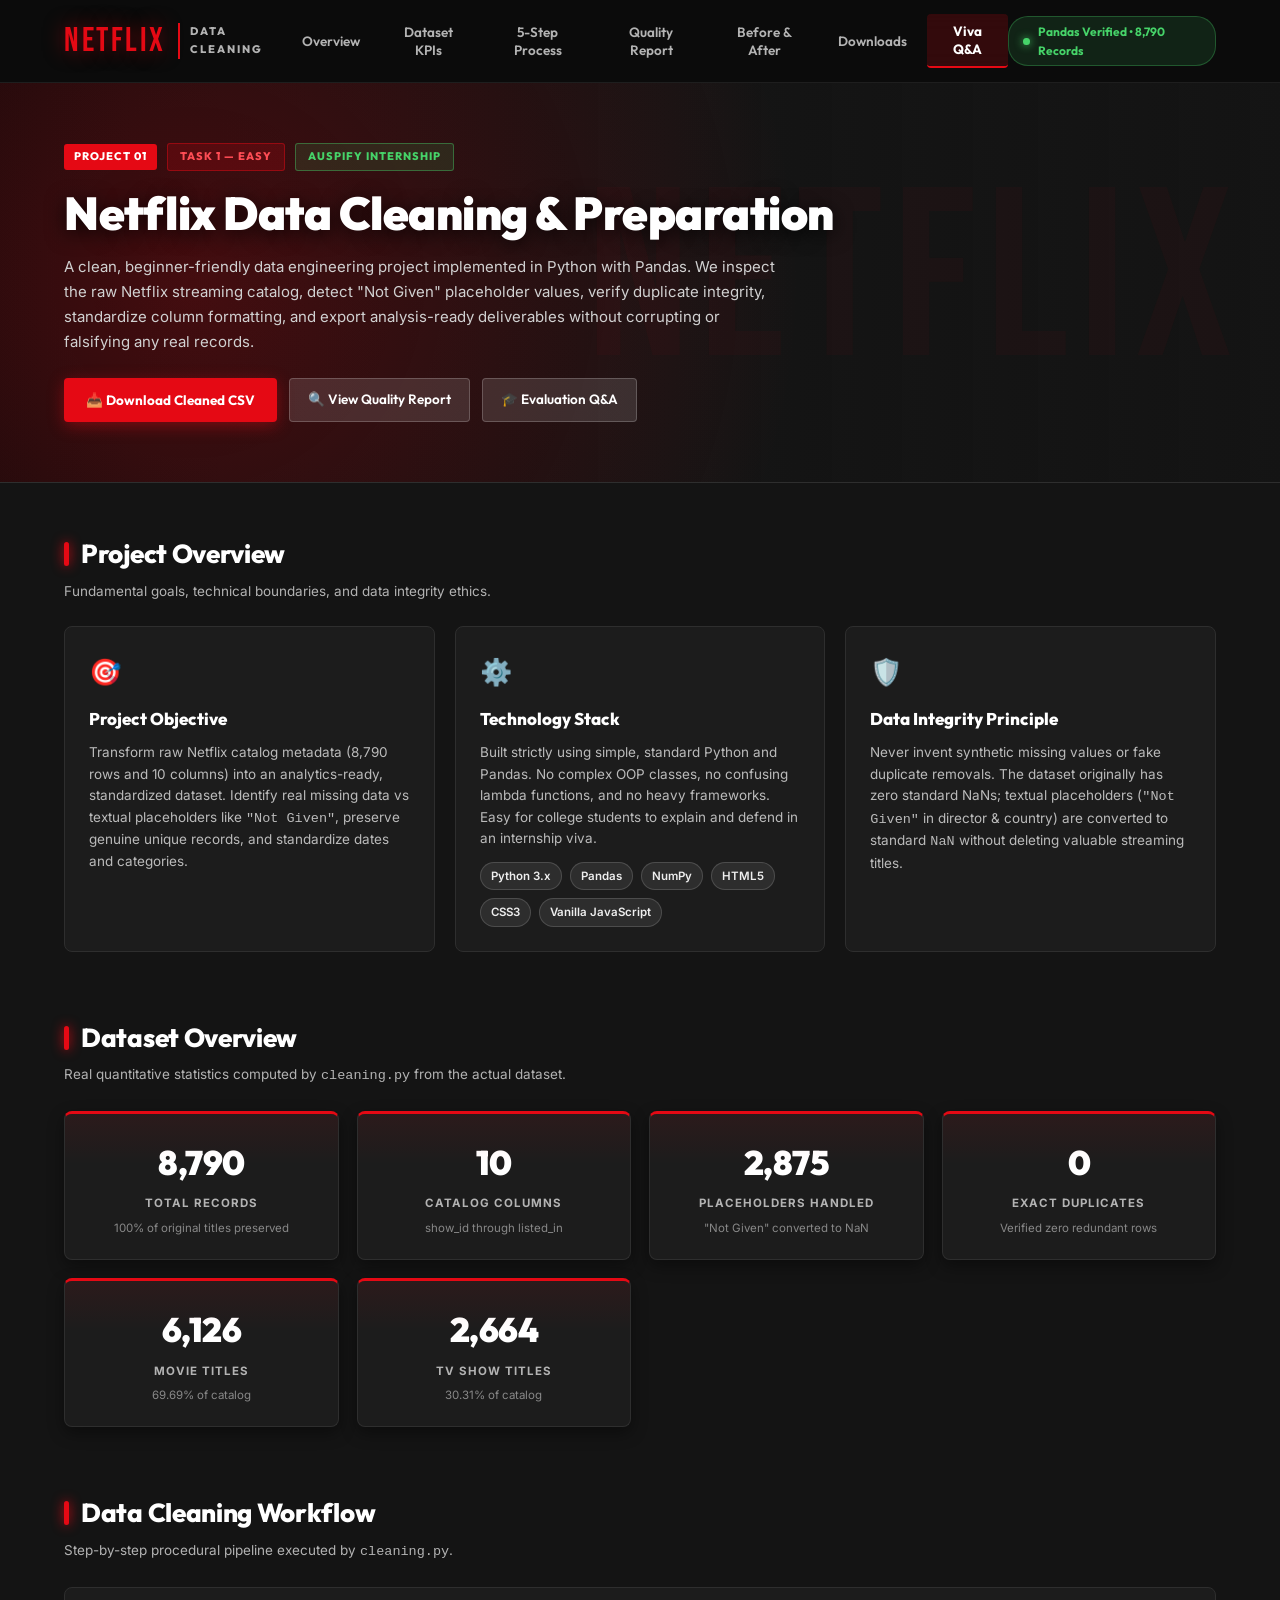
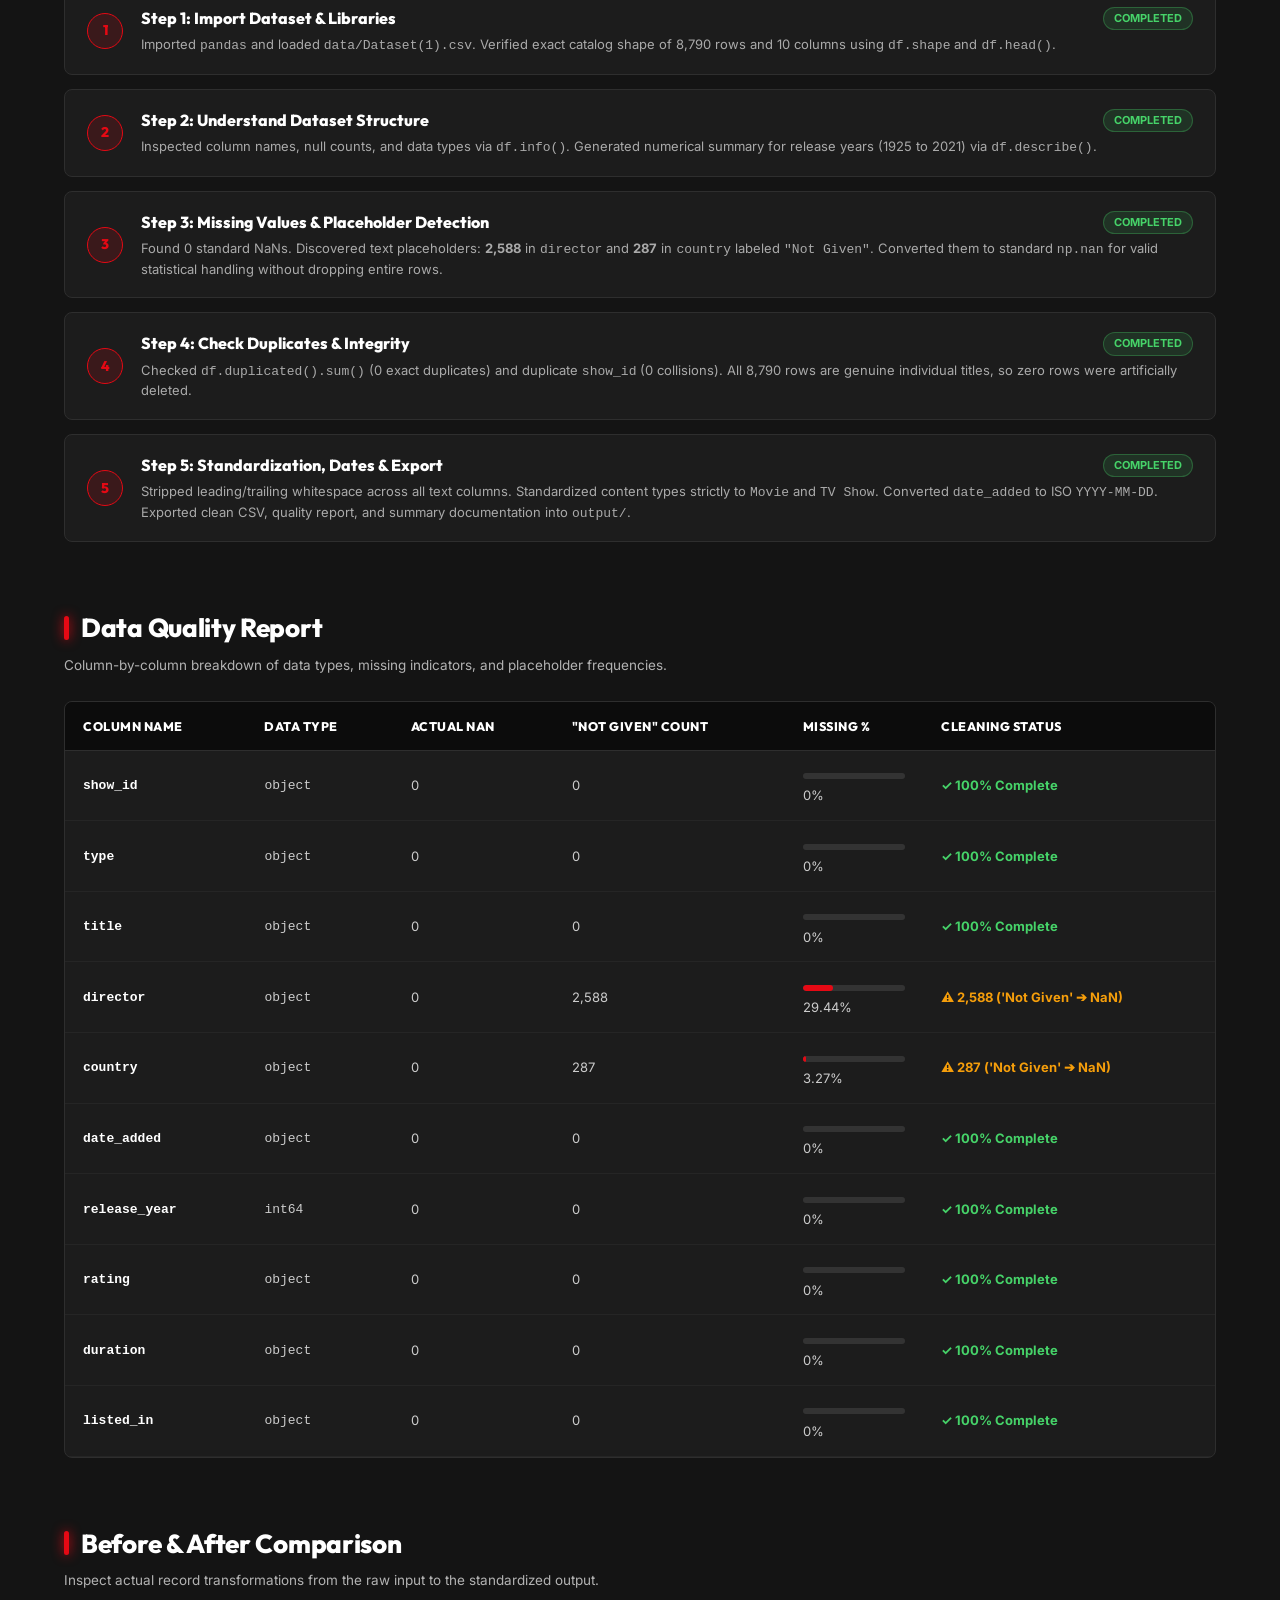
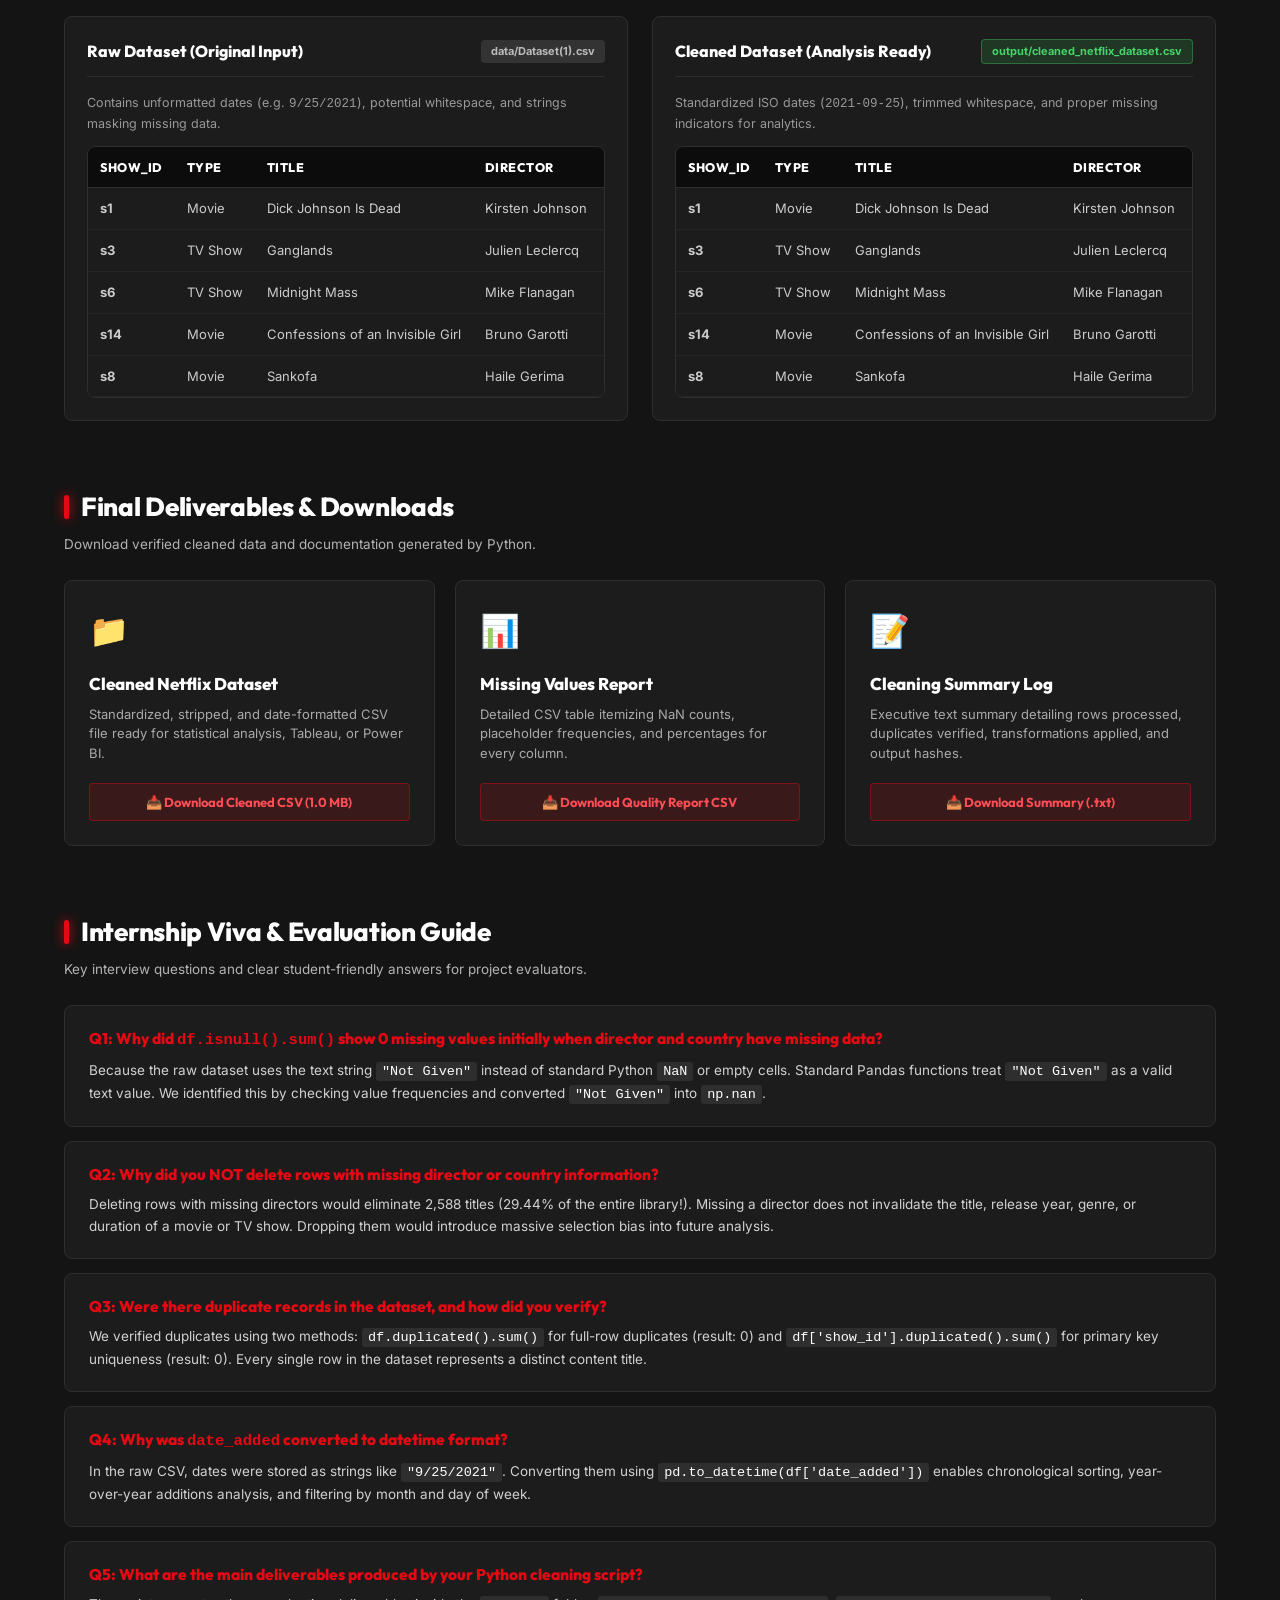
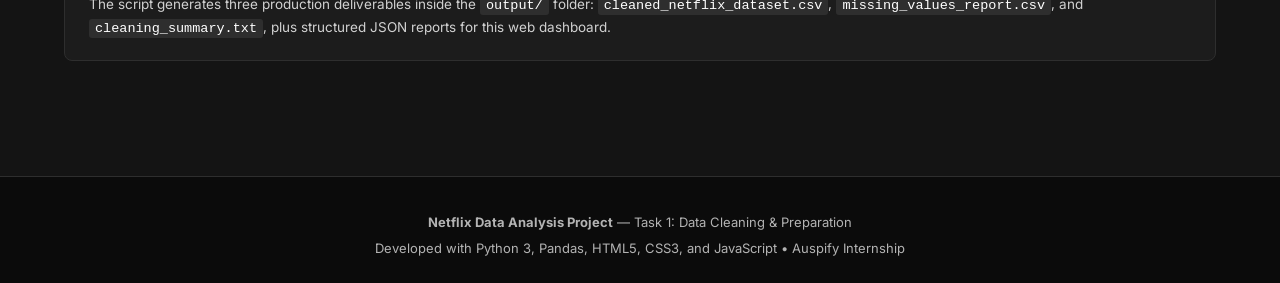
<file: index.html>
<!DOCTYPE html>
<html lang="en">
<head>
  <meta charset="UTF-8">
  <meta name="viewport" content="width=device-width, initial-scale=1.0">
  <title>Netflix Data Cleaning & Preparation — Project 01 (Task 1)</title>

  <!-- Google Fonts: Bebas Neue, Outfit, Inter -->
  <link rel="preconnect" href="https://fonts.googleapis.com">
  <link rel="preconnect" href="https://fonts.gstatic.com" crossorigin>
  <link href="https://fonts.googleapis.com/css2?family=Bebas+Neue&family=Inter:wght@400;500;600;700&family=Outfit:wght@500;600;700;800;900&display=swap" rel="stylesheet">

  <!-- Project 1 Custom Netflix Styling -->
  <link rel="stylesheet" href="style.css">
</head>
<body>

  <!-- ==================== STICKY NAVBAR ==================== -->
  <nav class="navbar">
    <div class="nav-brand" onclick="window.scrollTo({top: 0, behavior: 'smooth'});">
      <div class="logo-text">NETFLIX</div>
      <div class="logo-sub">DATA CLEANING</div>
    </div>

    <div class="nav-links">
      <button class="nav-btn active" data-target="overview">Overview</button>
      <button class="nav-btn" data-target="dataset">Dataset KPIs</button>
      <button class="nav-btn" data-target="workflow">5-Step Process</button>
      <button class="nav-btn" data-target="quality">Quality Report</button>
      <button class="nav-btn" data-target="comparison">Before & After</button>
      <button class="nav-btn" data-target="downloads">Downloads</button>
      <button class="nav-btn" data-target="viva">Viva Q&A</button>
    </div>

    <div class="nav-badge">
      <span>Pandas Verified • 8,790 Records</span>
    </div>
  </nav>

  <!-- ==================== HERO HEADER ==================== -->
  <header class="hero-header">
    <div class="hero-watermark">NETFLIX</div>

    <div class="hero-content">
      <div class="hero-tag-row">
        <span class="tag-project">PROJECT 01</span>
        <span class="tag-task">TASK 1 — EASY</span>
        <span class="tag-task" style="border-color: rgba(70,211,105,0.4); color: #46d369; background: rgba(70,211,105,0.12);">AUSPIFY INTERNSHIP</span>
      </div>

      <h1 class="hero-title">Netflix Data Cleaning & Preparation</h1>
      <p class="hero-desc">
        A clean, beginner-friendly data engineering project implemented in Python with Pandas. We inspect the raw Netflix streaming catalog, detect "Not Given" placeholder values, verify duplicate integrity, standardize column formatting, and export analysis-ready deliverables without corrupting or falsifying any real records.
      </p>

      <div class="hero-cta-group">
        <button class="btn-primary" id="btnDownloadCleaned">📥 Download Cleaned CSV</button>
        <a href="#quality" class="btn-secondary">🔍 View Quality Report</a>
        <a href="#viva" class="btn-secondary">🎓 Evaluation Q&A</a>
      </div>
    </div>
  </header>

  <!-- ==================== MAIN CONTAINER ==================== -->
  <main class="container">

    <!-- 1. PROJECT OVERVIEW -->
    <section class="section-block" id="overview">
      <div class="section-head">
        <h2 class="section-title">Project Overview</h2>
        <p class="section-sub">Fundamental goals, technical boundaries, and data integrity ethics.</p>
      </div>

      <div class="overview-grid">
        <div class="overview-card">
          <div class="card-icon">🎯</div>
          <h3>Project Objective</h3>
          <p>
            Transform raw Netflix catalog metadata (8,790 rows and 10 columns) into an analytics-ready, standardized dataset. Identify real missing data vs textual placeholders like <code>"Not Given"</code>, preserve genuine unique records, and standardize dates and categories.
          </p>
        </div>

        <div class="overview-card">
          <div class="card-icon">⚙️</div>
          <h3>Technology Stack</h3>
          <p>
            Built strictly using simple, standard Python and Pandas. No complex OOP classes, no confusing lambda functions, and no heavy frameworks. Easy for college students to explain and defend in an internship viva.
          </p>
          <div class="tech-pills">
            <span class="tech-pill">Python 3.x</span>
            <span class="tech-pill">Pandas</span>
            <span class="tech-pill">NumPy</span>
            <span class="tech-pill">HTML5</span>
            <span class="tech-pill">CSS3</span>
            <span class="tech-pill">Vanilla JavaScript</span>
          </div>
        </div>

        <div class="overview-card">
          <div class="card-icon">🛡️</div>
          <h3>Data Integrity Principle</h3>
          <p>
            Never invent synthetic missing values or fake duplicate removals. The dataset originally has zero standard NaNs; textual placeholders (<code>"Not Given"</code> in director & country) are converted to standard <code>NaN</code> without deleting valuable streaming titles.
          </p>
        </div>
      </div>
    </section>

    <!-- 2. DATASET OVERVIEW (KPIs) -->
    <section class="section-block" id="dataset">
      <div class="section-head">
        <h2 class="section-title">Dataset Overview</h2>
        <p class="section-sub">Real quantitative statistics computed by <code>cleaning.py</code> from the actual dataset.</p>
      </div>

      <div class="kpi-grid">
        <div class="kpi-card">
          <div class="kpi-val" id="kpiTotalRows">8,790</div>
          <div class="kpi-title">Total Records</div>
          <div class="kpi-note">100% of original titles preserved</div>
        </div>

        <div class="kpi-card">
          <div class="kpi-val" id="kpiTotalCols">10</div>
          <div class="kpi-title">Catalog Columns</div>
          <div class="kpi-note">show_id through listed_in</div>
        </div>

        <div class="kpi-card">
          <div class="kpi-val" id="kpiMissingTotal">2,875</div>
          <div class="kpi-title">Placeholders Handled</div>
          <div class="kpi-note">"Not Given" converted to NaN</div>
        </div>

        <div class="kpi-card">
          <div class="kpi-val" id="kpiExactDuplicates">0</div>
          <div class="kpi-title">Exact Duplicates</div>
          <div class="kpi-note">Verified zero redundant rows</div>
        </div>

        <div class="kpi-card">
          <div class="kpi-val" id="kpiMoviesCount">6,126</div>
          <div class="kpi-title">Movie Titles</div>
          <div class="kpi-note">69.69% of catalog</div>
        </div>

        <div class="kpi-card">
          <div class="kpi-val" id="kpiTVCount">2,664</div>
          <div class="kpi-title">TV Show Titles</div>
          <div class="kpi-note">30.31% of catalog</div>
        </div>
      </div>
    </section>

    <!-- 3. CLEANING WORKFLOW (5 STEPS) -->
    <section class="section-block" id="workflow">
      <div class="section-head">
        <h2 class="section-title">Data Cleaning Workflow</h2>
        <p class="section-sub">Step-by-step procedural pipeline executed by <code>cleaning.py</code>.</p>
      </div>

      <div class="process-timeline">
        <div class="process-step">
          <div class="step-num">1</div>
          <div class="step-info">
            <div class="step-header">
              <span class="step-name">Step 1: Import Dataset & Libraries</span>
              <span class="step-status">COMPLETED</span>
            </div>
            <p class="step-desc">
              Imported <code>pandas</code> and loaded <code>data/Dataset(1).csv</code>. Verified exact catalog shape of 8,790 rows and 10 columns using <code>df.shape</code> and <code>df.head()</code>.
            </p>
          </div>
        </div>

        <div class="process-step">
          <div class="step-num">2</div>
          <div class="step-info">
            <div class="step-header">
              <span class="step-name">Step 2: Understand Dataset Structure</span>
              <span class="step-status">COMPLETED</span>
            </div>
            <p class="step-desc">
              Inspected column names, null counts, and data types via <code>df.info()</code>. Generated numerical summary for release years (1925 to 2021) via <code>df.describe()</code>.
            </p>
          </div>
        </div>

        <div class="process-step">
          <div class="step-num">3</div>
          <div class="step-info">
            <div class="step-header">
              <span class="step-name">Step 3: Missing Values & Placeholder Detection</span>
              <span class="step-status">COMPLETED</span>
            </div>
            <p class="step-desc">
              Found 0 standard NaNs. Discovered text placeholders: <b>2,588</b> in <code>director</code> and <b>287</b> in <code>country</code> labeled <code>"Not Given"</code>. Converted them to standard <code>np.nan</code> for valid statistical handling without dropping entire rows.
            </p>
          </div>
        </div>

        <div class="process-step">
          <div class="step-num">4</div>
          <div class="step-info">
            <div class="step-header">
              <span class="step-name">Step 4: Check Duplicates & Integrity</span>
              <span class="step-status">COMPLETED</span>
            </div>
            <p class="step-desc">
              Checked <code>df.duplicated().sum()</code> (0 exact duplicates) and duplicate <code>show_id</code> (0 collisions). All 8,790 rows are genuine individual titles, so zero rows were artificially deleted.
            </p>
          </div>
        </div>

        <div class="process-step">
          <div class="step-num">5</div>
          <div class="step-info">
            <div class="step-header">
              <span class="step-name">Step 5: Standardization, Dates & Export</span>
              <span class="step-status">COMPLETED</span>
            </div>
            <p class="step-desc">
              Stripped leading/trailing whitespace across all text columns. Standardized content types strictly to <code>Movie</code> and <code>TV Show</code>. Converted <code>date_added</code> to ISO <code>YYYY-MM-DD</code>. Exported clean CSV, quality report, and summary documentation into <code>output/</code>.
            </p>
          </div>
        </div>
      </div>
    </section>

    <!-- 4. DATA QUALITY REPORT -->
    <section class="section-block" id="quality">
      <div class="section-head">
        <h2 class="section-title">Data Quality Report</h2>
        <p class="section-sub">Column-by-column breakdown of data types, missing indicators, and placeholder frequencies.</p>
      </div>

      <div class="table-wrapper">
        <table>
          <thead>
            <tr>
              <th>Column Name</th>
              <th>Data Type</th>
              <th>Actual NaN</th>
              <th>"Not Given" Count</th>
              <th>Missing %</th>
              <th>Cleaning Status</th>
            </tr>
          </thead>
          <tbody id="qualityTableBody">
            <!-- Dynamically populated by script.js -->
          </tbody>
        </table>
      </div>
    </section>

    <!-- 5. BEFORE AND AFTER COMPARISON -->
    <section class="section-block" id="comparison">
      <div class="section-head">
        <h2 class="section-title">Before & After Comparison</h2>
        <p class="section-sub">Inspect actual record transformations from the raw input to the standardized output.</p>
      </div>

      <div class="compare-grid">
        <!-- Before Card -->
        <div class="compare-card">
          <div class="compare-head">
            <span class="compare-title">Raw Dataset (Original Input)</span>
            <span class="compare-badge-orig">data/Dataset(1).csv</span>
          </div>
          <p style="font-size: 12.5px; color: #999; margin-bottom: 12px;">
            Contains unformatted dates (e.g. <code>9/25/2021</code>), potential whitespace, and strings masking missing data.
          </p>
          <div class="table-wrapper sample-table">
            <table id="tableOriginal">
              <!-- Dynamically populated -->
            </table>
          </div>
        </div>

        <!-- After Card -->
        <div class="compare-card">
          <div class="compare-head">
            <span class="compare-title">Cleaned Dataset (Analysis Ready)</span>
            <span class="compare-badge-clean">output/cleaned_netflix_dataset.csv</span>
          </div>
          <p style="font-size: 12.5px; color: #999; margin-bottom: 12px;">
            Standardized ISO dates (<code>2021-09-25</code>), trimmed whitespace, and proper missing indicators for analytics.
          </p>
          <div class="table-wrapper sample-table">
            <table id="tableCleaned">
              <!-- Dynamically populated -->
            </table>
          </div>
        </div>
      </div>
    </section>

    <!-- 6. FINAL RESULTS & DOWNLOADS -->
    <section class="section-block" id="downloads">
      <div class="section-head">
        <h2 class="section-title">Final Deliverables & Downloads</h2>
        <p class="section-sub">Download verified cleaned data and documentation generated by Python.</p>
      </div>

      <div class="download-grid">
        <div class="download-card">
          <div>
            <div class="dl-icon">📁</div>
            <h4>Cleaned Netflix Dataset</h4>
            <p>
              Standardized, stripped, and date-formatted CSV file ready for statistical analysis, Tableau, or Power BI.
            </p>
          </div>
          <button class="dl-btn" id="btnDownloadCleaned">
            <span>📥 Download Cleaned CSV (1.0 MB)</span>
          </button>
        </div>

        <div class="download-card">
          <div>
            <div class="dl-icon">📊</div>
            <h4>Missing Values Report</h4>
            <p>
              Detailed CSV table itemizing NaN counts, placeholder frequencies, and percentages for every column.
            </p>
          </div>
          <button class="dl-btn" id="btnDownloadReport">
            <span>📥 Download Quality Report CSV</span>
          </button>
        </div>

        <div class="download-card">
          <div>
            <div class="dl-icon">📝</div>
            <h4>Cleaning Summary Log</h4>
            <p>
              Executive text summary detailing rows processed, duplicates verified, transformations applied, and output hashes.
            </p>
          </div>
          <button class="dl-btn" id="btnDownloadSummary">
            <span>📥 Download Summary (.txt)</span>
          </button>
        </div>
      </div>
    </section>

    <!-- 7. INTERNSHIP VIVA & EVALUATION Q&A -->
    <section class="section-block" id="viva">
      <div class="section-head">
        <h2 class="section-title">Internship Viva & Evaluation Guide</h2>
        <p class="section-sub">Key interview questions and clear student-friendly answers for project evaluators.</p>
      </div>

      <div class="viva-list">
        <div class="viva-item">
          <div class="viva-q">Q1: Why did <code>df.isnull().sum()</code> show 0 missing values initially when director and country have missing data?</div>
          <div class="viva-a">
            Because the raw dataset uses the text string <code>"Not Given"</code> instead of standard Python <code>NaN</code> or empty cells. Standard Pandas functions treat <code>"Not Given"</code> as a valid text value. We identified this by checking value frequencies and converted <code>"Not Given"</code> into <code>np.nan</code>.
          </div>
        </div>

        <div class="viva-item">
          <div class="viva-q">Q2: Why did you NOT delete rows with missing director or country information?</div>
          <div class="viva-a">
            Deleting rows with missing directors would eliminate 2,588 titles (29.44% of the entire library!). Missing a director does not invalidate the title, release year, genre, or duration of a movie or TV show. Dropping them would introduce massive selection bias into future analysis.
          </div>
        </div>

        <div class="viva-item">
          <div class="viva-q">Q3: Were there duplicate records in the dataset, and how did you verify?</div>
          <div class="viva-a">
            We verified duplicates using two methods: <code>df.duplicated().sum()</code> for full-row duplicates (result: 0) and <code>df['show_id'].duplicated().sum()</code> for primary key uniqueness (result: 0). Every single row in the dataset represents a distinct content title.
          </div>
        </div>

        <div class="viva-item">
          <div class="viva-q">Q4: Why was <code>date_added</code> converted to datetime format?</div>
          <div class="viva-a">
            In the raw CSV, dates were stored as strings like <code>"9/25/2021"</code>. Converting them using <code>pd.to_datetime(df['date_added'])</code> enables chronological sorting, year-over-year additions analysis, and filtering by month and day of week.
          </div>
        </div>

        <div class="viva-item">
          <div class="viva-q">Q5: What are the main deliverables produced by your Python cleaning script?</div>
          <div class="viva-a">
            The script generates three production deliverables inside the <code>output/</code> folder: <code>cleaned_netflix_dataset.csv</code>, <code>missing_values_report.csv</code>, and <code>cleaning_summary.txt</code>, plus structured JSON reports for this web dashboard.
          </div>
        </div>
      </div>
    </section>

  </main>

  <!-- ==================== FOOTER ==================== -->
  <footer>
    <p><b>Netflix Data Analysis Project</b> — Task 1: Data Cleaning & Preparation</p>
    <p>Developed with Python 3, Pandas, HTML5, CSS3, and JavaScript • Auspify Internship</p>
  </footer>

  <!-- Cleaning Results Data (Direct Local Execution) -->
  <script src="reports/cleaning_results.js"></script>
  <!-- Frontend Logic -->
  <script src="script.js"></script>
</body>
</html>
</file>
<file: style.css>
/* ==============================================================================
   PROJECT 1: NETFLIX DATA CLEANING & PREPARATION
   Auspify Data Analysis Using Python Internship - Task 1 (Easy)
   Design System: Netflix Dark Theme (#141414, #E50914, #1E1E1E)
============================================================================== */

@import url('https://fonts.googleapis.com/css2?family=Bebas+Neue&family=Inter:wght@400;500;600;700&family=Outfit:wght@500;600;700;800;900&display=swap');

:root {
  --bg-black: #141414;
  --bg-darker: #0b0b0b;
  --card-bg: #1c1c1c;
  --card-bg-hover: #242424;
  --card-border: #2e2e2e;
  --netflix-red: #e50914;
  --netflix-red-hover: #ff1e27;
  --netflix-red-glow: rgba(229, 9, 20, 0.35);
  --netflix-red-subtle: rgba(229, 9, 20, 0.12);
  --text-white: #ffffff;
  --text-muted: #b3b3b3;
  --text-dim: #777777;
  --success-green: #46d369;
  --warning-amber: #f59e0b;
  --radius-sm: 4px;
  --radius-md: 8px;
  --radius-lg: 12px;
  --font-logo: 'Bebas Neue', cursive, sans-serif;
  --font-heading: 'Outfit', -apple-system, BlinkMacSystemFont, sans-serif;
  --font-body: 'Inter', -apple-system, BlinkMacSystemFont, 'Segoe UI', Roboto, sans-serif;
  --transition: all 0.3s cubic-bezier(0.25, 0.8, 0.25, 1);
}

/* Base Reset */
* {
  box-sizing: border-box;
  margin: 0;
  padding: 0;
}

html {
  scroll-behavior: smooth;
}

body {
  background-color: var(--bg-black);
  color: var(--text-white);
  font-family: var(--font-body);
  line-height: 1.6;
  overflow-x: hidden;
  -webkit-font-smoothing: antialiased;
}

/* Custom Scrollbar */
::-webkit-scrollbar {
  width: 8px;
}
::-webkit-scrollbar-track {
  background: var(--bg-darker);
}
::-webkit-scrollbar-thumb {
  background: #333;
  border-radius: 4px;
}
::-webkit-scrollbar-thumb:hover {
  background: var(--netflix-red);
}

/* ==================== STICKY NAVBAR ==================== */
.navbar {
  position: sticky;
  top: 0;
  z-index: 1000;
  background: rgba(11, 11, 11, 0.94);
  backdrop-filter: blur(16px);
  -webkit-backdrop-filter: blur(16px);
  border-bottom: 1px solid rgba(255, 255, 255, 0.08);
  padding: 14px 5%;
  display: flex;
  justify-content: space-between;
  align-items: center;
}

.nav-brand {
  display: flex;
  align-items: center;
  gap: 12px;
  cursor: pointer;
}

.logo-text {
  font-family: var(--font-logo);
  font-size: 34px;
  color: var(--netflix-red);
  letter-spacing: 2.5px;
  line-height: 1;
  text-shadow: 0 0 20px rgba(229, 9, 20, 0.5);
}

.logo-sub {
  font-family: var(--font-heading);
  font-size: 11px;
  font-weight: 800;
  color: var(--text-muted);
  letter-spacing: 2px;
  text-transform: uppercase;
  border-left: 2px solid var(--netflix-red);
  padding-left: 10px;
}

.nav-links {
  display: flex;
  align-items: center;
  gap: 6px;
}

.nav-btn {
  background: transparent;
  color: var(--text-muted);
  border: none;
  font-family: var(--font-heading);
  font-size: 13.5px;
  font-weight: 600;
  cursor: pointer;
  padding: 8px 14px;
  border-radius: var(--radius-sm);
  transition: var(--transition);
  text-decoration: none;
}

.nav-btn:hover {
  color: var(--text-white);
  background: rgba(255, 255, 255, 0.08);
}

.nav-btn.active {
  color: var(--text-white);
  background: rgba(229, 9, 20, 0.18);
  border-bottom: 2px solid var(--netflix-red);
  font-weight: 700;
}

.nav-badge {
  background: rgba(70, 211, 105, 0.12);
  color: #46d369;
  border: 1px solid rgba(70, 211, 105, 0.3);
  border-radius: 20px;
  padding: 5px 14px;
  font-size: 12px;
  font-weight: 700;
  display: flex;
  align-items: center;
  gap: 8px;
  font-family: var(--font-heading);
}

.nav-badge::before {
  content: '';
  width: 7px;
  height: 7px;
  background: #46d369;
  border-radius: 50%;
  box-shadow: 0 0 8px #46d369;
}

/* ==================== HERO HEADER ==================== */
.hero-header {
  position: relative;
  min-height: 400px;
  background: 
    radial-gradient(circle at 15% 50%, rgba(229, 9, 20, 0.25) 0%, transparent 55%),
    linear-gradient(90deg, #0b0b0bf4 0%, #141414ea 55%, #14141480 100%),
    url('https://images.unsplash.com/photo-1574375927938-d5a98e8ffe85?w=1600&auto=format&fit=crop&q=85') center/cover no-repeat;
  border-bottom: 1px solid var(--card-border);
  display: flex;
  align-items: center;
  padding: 60px 5%;
  overflow: hidden;
}

.hero-watermark {
  position: absolute;
  right: 3%;
  top: 50%;
  transform: translateY(-50%);
  font-family: var(--font-logo);
  font-size: 240px;
  color: rgba(229, 9, 20, 0.04);
  line-height: 0.8;
  user-select: none;
  pointer-events: none;
  letter-spacing: 10px;
}

.hero-content {
  position: relative;
  z-index: 2;
  max-width: 820px;
}

.hero-tag-row {
  display: flex;
  align-items: center;
  gap: 10px;
  margin-bottom: 16px;
  flex-wrap: wrap;
}

.tag-project {
  background: var(--netflix-red);
  color: #fff;
  font-family: var(--font-heading);
  font-size: 11px;
  font-weight: 800;
  padding: 4px 10px;
  border-radius: 3px;
  letter-spacing: 1px;
  text-transform: uppercase;
}

.tag-task {
  background: rgba(229, 9, 20, 0.18);
  color: #ff4d55;
  border: 1px solid rgba(229, 9, 20, 0.45);
  padding: 4px 12px;
  border-radius: 3px;
  font-family: var(--font-heading);
  font-size: 11px;
  font-weight: 800;
  letter-spacing: 1px;
  text-transform: uppercase;
}

.hero-title {
  font-family: var(--font-heading);
  font-size: 46px;
  font-weight: 900;
  line-height: 1.15;
  margin-bottom: 16px;
  letter-spacing: -0.5px;
  text-shadow: 0 4px 20px rgba(0, 0, 0, 0.8);
}

.hero-desc {
  font-size: 15px;
  color: #d1d1d1;
  line-height: 1.65;
  margin-bottom: 24px;
  max-width: 720px;
}

.hero-cta-group {
  display: flex;
  gap: 12px;
  flex-wrap: wrap;
}

.btn-primary {
  background: var(--netflix-red);
  color: #fff;
  border: none;
  border-radius: var(--radius-sm);
  padding: 10px 22px;
  font-family: var(--font-heading);
  font-size: 13.5px;
  font-weight: 700;
  cursor: pointer;
  display: inline-flex;
  align-items: center;
  gap: 8px;
  transition: var(--transition);
  text-decoration: none;
  box-shadow: 0 4px 16px rgba(229, 9, 20, 0.4);
}

.btn-primary:hover {
  background: var(--netflix-red-hover);
  transform: translateY(-2px);
  box-shadow: 0 6px 22px rgba(229, 9, 20, 0.6);
}

.btn-secondary {
  background: rgba(255, 255, 255, 0.12);
  color: #fff;
  border: 1px solid rgba(255, 255, 255, 0.2);
  border-radius: var(--radius-sm);
  padding: 10px 18px;
  font-family: var(--font-heading);
  font-size: 13.5px;
  font-weight: 600;
  cursor: pointer;
  display: inline-flex;
  align-items: center;
  gap: 8px;
  transition: var(--transition);
  text-decoration: none;
}

.btn-secondary:hover {
  background: rgba(255, 255, 255, 0.2);
  transform: translateY(-2px);
}

/* ==================== MAIN CONTAINER ==================== */
.container {
  max-width: 1400px;
  margin: 0 auto;
  padding: 50px 5%;
}

.section-block {
  margin-bottom: 65px;
  scroll-margin-top: 80px;
}

.section-head {
  margin-bottom: 24px;
}

.section-title {
  font-family: var(--font-heading);
  font-size: 26px;
  font-weight: 800;
  display: flex;
  align-items: center;
  gap: 12px;
  margin-bottom: 6px;
  letter-spacing: -0.3px;
}

.section-title::before {
  content: '';
  display: inline-block;
  width: 5px;
  height: 24px;
  background: var(--netflix-red);
  border-radius: 3px;
  box-shadow: 0 0 12px var(--netflix-red);
}

.section-sub {
  font-size: 13.5px;
  color: var(--text-muted);
  font-weight: 400;
}

/* ==================== 1. PROJECT OVERVIEW ==================== */
.overview-grid {
  display: grid;
  grid-template-columns: repeat(auto-fit, minmax(300px, 1fr));
  gap: 20px;
}

.overview-card {
  background: var(--card-bg);
  border: 1px solid var(--card-border);
  border-radius: var(--radius-md);
  padding: 24px;
  transition: var(--transition);
}

.overview-card:hover {
  border-color: rgba(229, 9, 20, 0.4);
  transform: translateY(-3px);
}

.card-icon {
  font-size: 26px;
  margin-bottom: 12px;
}

.overview-card h3 {
  font-family: var(--font-heading);
  font-size: 17px;
  font-weight: 800;
  margin-bottom: 10px;
  color: #fff;
}

.overview-card p {
  font-size: 13.5px;
  color: #bbb;
  line-height: 1.6;
}

.tech-pills {
  display: flex;
  gap: 8px;
  flex-wrap: wrap;
  margin-top: 12px;
}

.tech-pill {
  background: rgba(255, 255, 255, 0.08);
  border: 1px solid rgba(255, 255, 255, 0.15);
  color: #eee;
  padding: 4px 10px;
  border-radius: 20px;
  font-size: 11.5px;
  font-weight: 600;
}

/* ==================== 2. DATASET OVERVIEW (KPIs) ==================== */
.kpi-grid {
  display: grid;
  grid-template-columns: repeat(auto-fit, minmax(220px, 1fr));
  gap: 18px;
  margin-bottom: 30px;
}

.kpi-card {
  background: var(--card-bg);
  border: 1px solid var(--card-border);
  border-top: 3px solid var(--netflix-red);
  border-radius: var(--radius-md);
  padding: 22px 18px;
  text-align: center;
  transition: var(--transition);
  box-shadow: 0 6px 16px rgba(0, 0, 0, 0.4);
  position: relative;
  overflow: hidden;
}

.kpi-card::before {
  content: '';
  position: absolute;
  top: 0;
  left: 0;
  right: 0;
  height: 50px;
  background: linear-gradient(180deg, rgba(229, 9, 20, 0.08) 0%, transparent 100%);
  pointer-events: none;
}

.kpi-card:hover {
  transform: translateY(-4px);
  border-top-color: var(--netflix-red-hover);
  box-shadow: 0 10px 24px rgba(229, 9, 20, 0.25);
  background: var(--card-bg-hover);
}

.kpi-val {
  font-family: var(--font-heading);
  font-size: 34px;
  font-weight: 900;
  color: #fff;
  margin-bottom: 4px;
  letter-spacing: -0.5px;
}

.kpi-title {
  font-size: 11.5px;
  font-weight: 700;
  color: var(--text-muted);
  text-transform: uppercase;
  letter-spacing: 1px;
}

.kpi-note {
  font-size: 11.5px;
  color: #888;
  margin-top: 6px;
}

/* ==================== 3. CLEANING PROCESS (STEPS TRACKER) ==================== */
.process-timeline {
  display: flex;
  flex-direction: column;
  gap: 14px;
}

.process-step {
  background: var(--card-bg);
  border: 1px solid var(--card-border);
  border-radius: var(--radius-md);
  padding: 18px 22px;
  display: flex;
  align-items: center;
  gap: 18px;
  transition: var(--transition);
}

.process-step:hover {
  border-color: rgba(229, 9, 20, 0.4);
  transform: translateX(4px);
}

.step-num {
  width: 36px;
  height: 36px;
  background: rgba(229, 9, 20, 0.15);
  color: var(--netflix-red);
  border: 1px solid var(--netflix-red);
  border-radius: 50%;
  display: flex;
  align-items: center;
  justify-content: center;
  font-family: var(--font-heading);
  font-weight: 800;
  font-size: 14px;
  flex-shrink: 0;
}

.step-info {
  flex: 1;
}

.step-header {
  display: flex;
  justify-content: space-between;
  align-items: center;
  margin-bottom: 4px;
  flex-wrap: wrap;
  gap: 6px;
}

.step-name {
  font-family: var(--font-heading);
  font-size: 16px;
  font-weight: 800;
  color: #fff;
}

.step-status {
  background: rgba(70, 211, 105, 0.12);
  color: #46d369;
  border: 1px solid rgba(70, 211, 105, 0.3);
  padding: 2px 10px;
  border-radius: 12px;
  font-size: 11px;
  font-weight: 700;
}

.step-desc {
  font-size: 13px;
  color: #aaa;
  line-height: 1.5;
}

/* ==================== 4. DATA QUALITY REPORT ==================== */
.table-wrapper {
  background: var(--card-bg);
  border: 1px solid var(--card-border);
  border-radius: var(--radius-md);
  overflow-x: auto;
}

table {
  width: 100%;
  border-collapse: collapse;
  text-align: left;
  font-size: 13px;
}

thead {
  background: rgba(11, 11, 11, 0.9);
  border-bottom: 1px solid var(--card-border);
}

th {
  padding: 14px 18px;
  font-family: var(--font-heading);
  font-weight: 800;
  color: #fff;
  letter-spacing: 0.5px;
  font-size: 12.5px;
  text-transform: uppercase;
}

td {
  padding: 14px 18px;
  border-bottom: 1px solid rgba(255, 255, 255, 0.04);
  color: #ccc;
}

tr:hover td {
  background: rgba(255, 255, 255, 0.02);
}

.col-badge {
  font-family: monospace;
  font-weight: 700;
  color: #fff;
}

.status-clean {
  color: #46d369;
  font-weight: 700;
}

.status-placeholder {
  color: #f59e0b;
  font-weight: 700;
}

.progress-bar-bg {
  width: 100%;
  max-width: 120px;
  height: 6px;
  background: #333;
  border-radius: 3px;
  overflow: hidden;
  display: inline-block;
  vertical-align: middle;
  margin-right: 8px;
}

.progress-bar-fill {
  height: 100%;
  background: var(--netflix-red);
  border-radius: 3px;
}

/* ==================== 5. BEFORE AND AFTER COMPARISON ==================== */
.compare-grid {
  display: grid;
  grid-template-columns: repeat(auto-fit, minmax(480px, 1fr));
  gap: 24px;
}

.compare-card {
  background: var(--card-bg);
  border: 1px solid var(--card-border);
  border-radius: var(--radius-md);
  padding: 22px;
}

.compare-head {
  display: flex;
  justify-content: space-between;
  align-items: center;
  margin-bottom: 16px;
  padding-bottom: 12px;
  border-bottom: 1px solid var(--card-border);
}

.compare-title {
  font-family: var(--font-heading);
  font-size: 16px;
  font-weight: 800;
  color: #fff;
}

.compare-badge-orig {
  background: rgba(255, 255, 255, 0.1);
  color: #bbb;
  padding: 3px 10px;
  border-radius: 4px;
  font-size: 11px;
  font-weight: 700;
}

.compare-badge-clean {
  background: rgba(70, 211, 105, 0.15);
  color: #46d369;
  border: 1px solid rgba(70, 211, 105, 0.35);
  padding: 3px 10px;
  border-radius: 4px;
  font-size: 11px;
  font-weight: 700;
}

.sample-table {
  font-size: 12px;
  overflow-x: auto;
}

.sample-table th, .sample-table td {
  padding: 10px 12px;
  white-space: nowrap;
}

/* ==================== 6. DOWNLOAD CENTER ==================== */
.download-grid {
  display: grid;
  grid-template-columns: repeat(auto-fit, minmax(300px, 1fr));
  gap: 20px;
}

.download-card {
  background: var(--card-bg);
  border: 1px solid var(--card-border);
  border-radius: var(--radius-md);
  padding: 24px;
  display: flex;
  flex-direction: column;
  justify-content: space-between;
  transition: var(--transition);
}

.download-card:hover {
  transform: translateY(-4px);
  border-color: rgba(229, 9, 20, 0.5);
  box-shadow: 0 10px 24px rgba(0, 0, 0, 0.5);
}

.dl-icon {
  font-size: 32px;
  margin-bottom: 14px;
}

.download-card h4 {
  font-family: var(--font-heading);
  font-size: 17px;
  font-weight: 800;
  margin-bottom: 8px;
  color: #fff;
}

.download-card p {
  font-size: 13px;
  color: #aaa;
  line-height: 1.5;
  margin-bottom: 20px;
  flex: 1;
}

.dl-btn {
  background: rgba(229, 9, 20, 0.14);
  color: #ff4d55;
  border: 1px solid rgba(229, 9, 20, 0.4);
  border-radius: var(--radius-sm);
  padding: 10px 16px;
  font-family: var(--font-heading);
  font-size: 13px;
  font-weight: 700;
  cursor: pointer;
  display: flex;
  align-items: center;
  justify-content: center;
  gap: 8px;
  transition: var(--transition);
  text-decoration: none;
}

.download-card:hover .dl-btn {
  background: var(--netflix-red);
  color: #fff;
  border-color: var(--netflix-red);
  box-shadow: 0 4px 14px rgba(229, 9, 20, 0.4);
}

/* ==================== 7. VIVA & EVALUATION Q&A ==================== */
.viva-list {
  display: flex;
  flex-direction: column;
  gap: 14px;
}

.viva-item {
  background: var(--card-bg);
  border: 1px solid var(--card-border);
  border-radius: var(--radius-md);
  padding: 20px 24px;
}

.viva-q {
  font-family: var(--font-heading);
  font-size: 15.5px;
  font-weight: 800;
  color: var(--netflix-red);
  margin-bottom: 8px;
}

.viva-a {
  font-size: 13.5px;
  color: #d1d1d1;
  line-height: 1.6;
}

.viva-a code {
  background: rgba(255, 255, 255, 0.08);
  padding: 2px 6px;
  border-radius: 3px;
  font-family: monospace;
  color: #fff;
}

/* ==================== FOOTER ==================== */
footer {
  background: var(--bg-darker);
  border-top: 1px solid var(--card-border);
  padding: 35px 5%;
  text-align: center;
  font-size: 13px;
  color: var(--text-muted);
}

footer p {
  margin-bottom: 6px;
}

/* ==================== RESPONSIVE DESIGN ==================== */
@media (max-width: 900px) {
  .hero-title {
    font-size: 32px;
  }
  .nav-links {
    display: none;
  }
  .compare-grid {
    grid-template-columns: 1fr;
  }
  .hero-watermark {
    display: none;
  }
}
</file>
